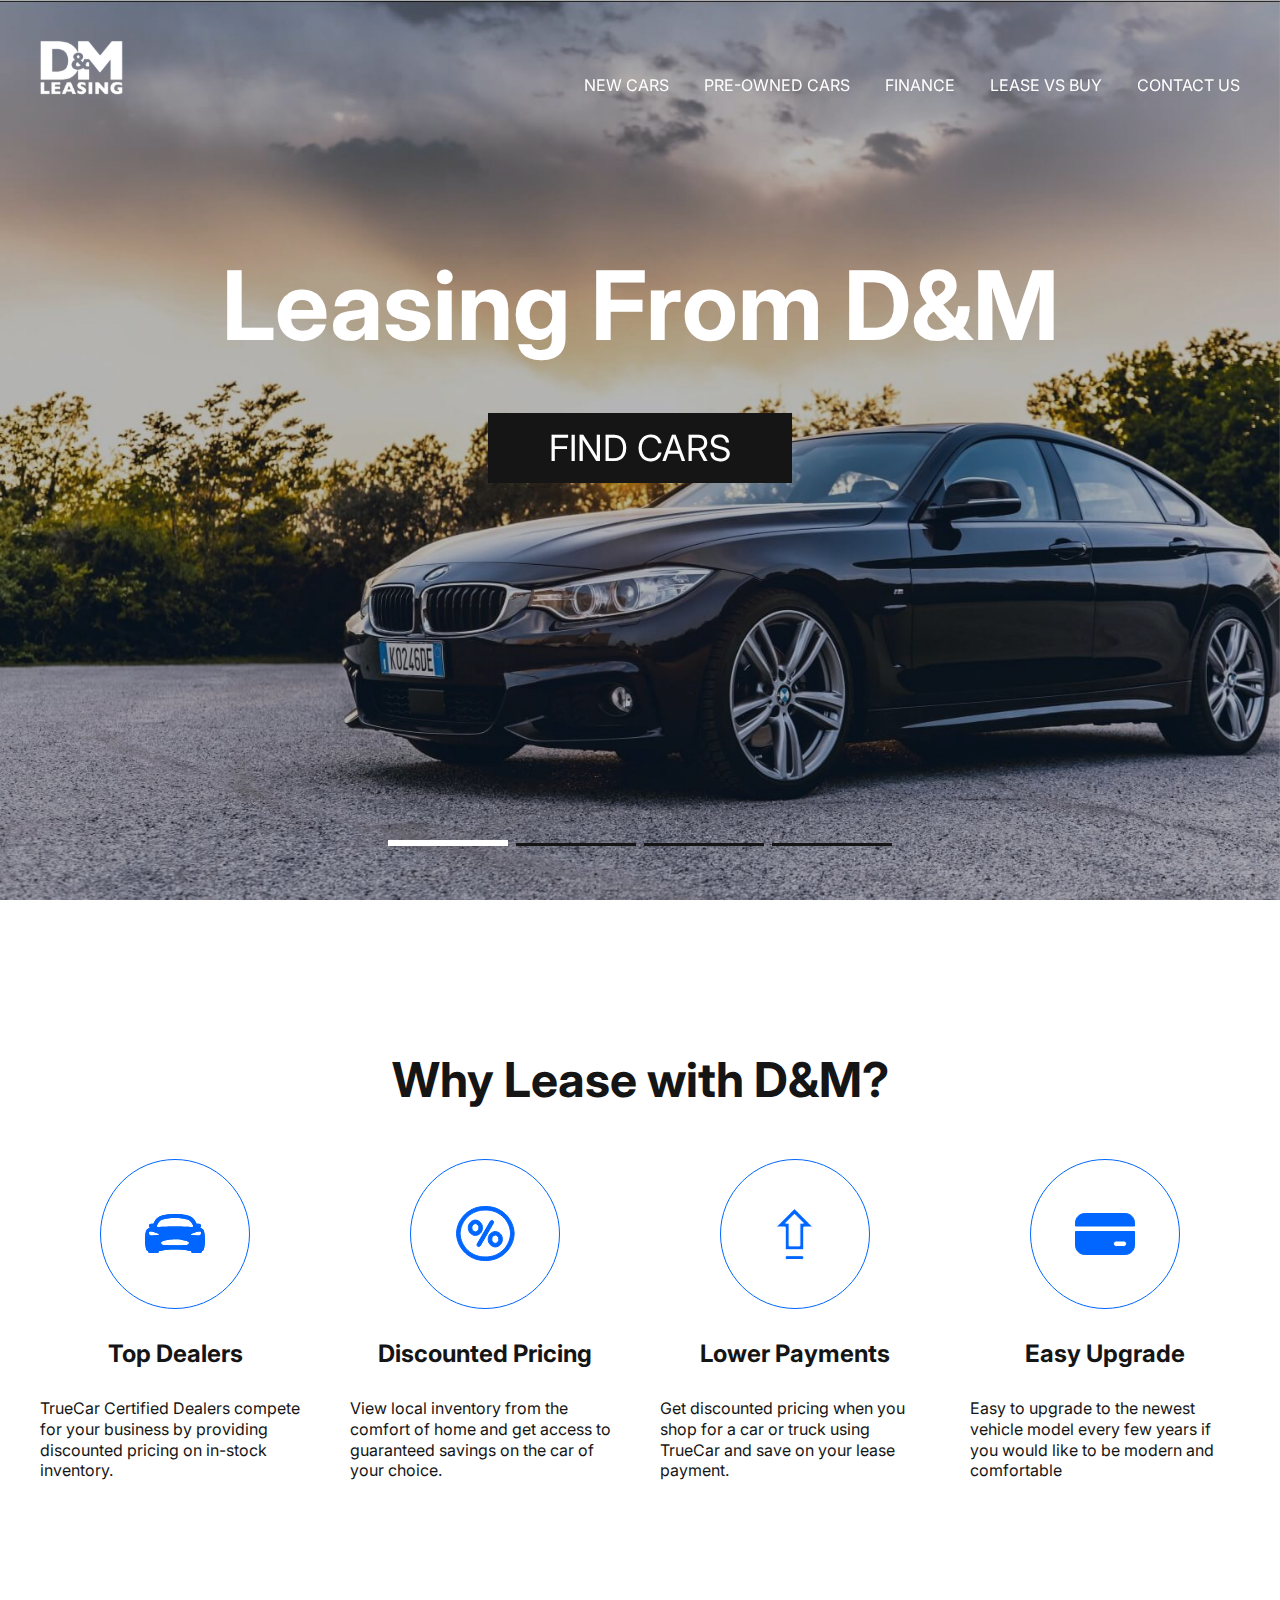
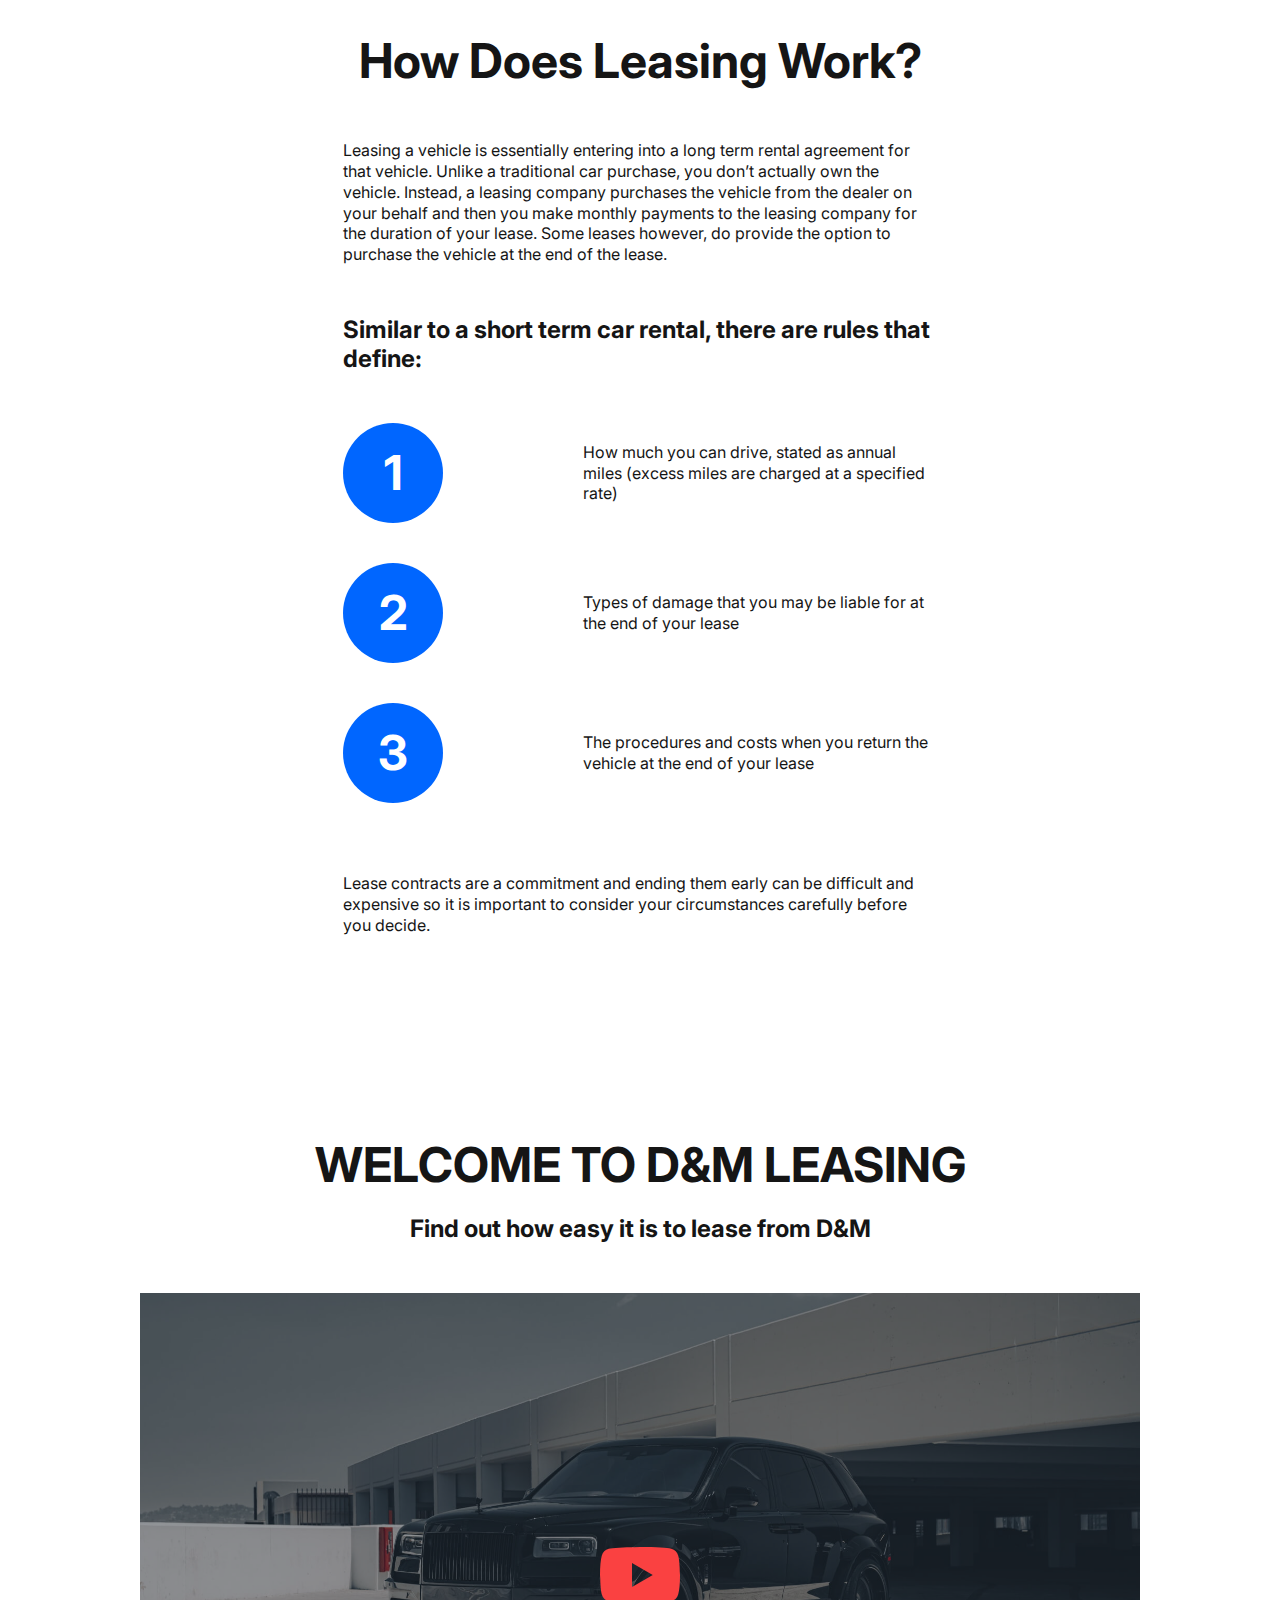
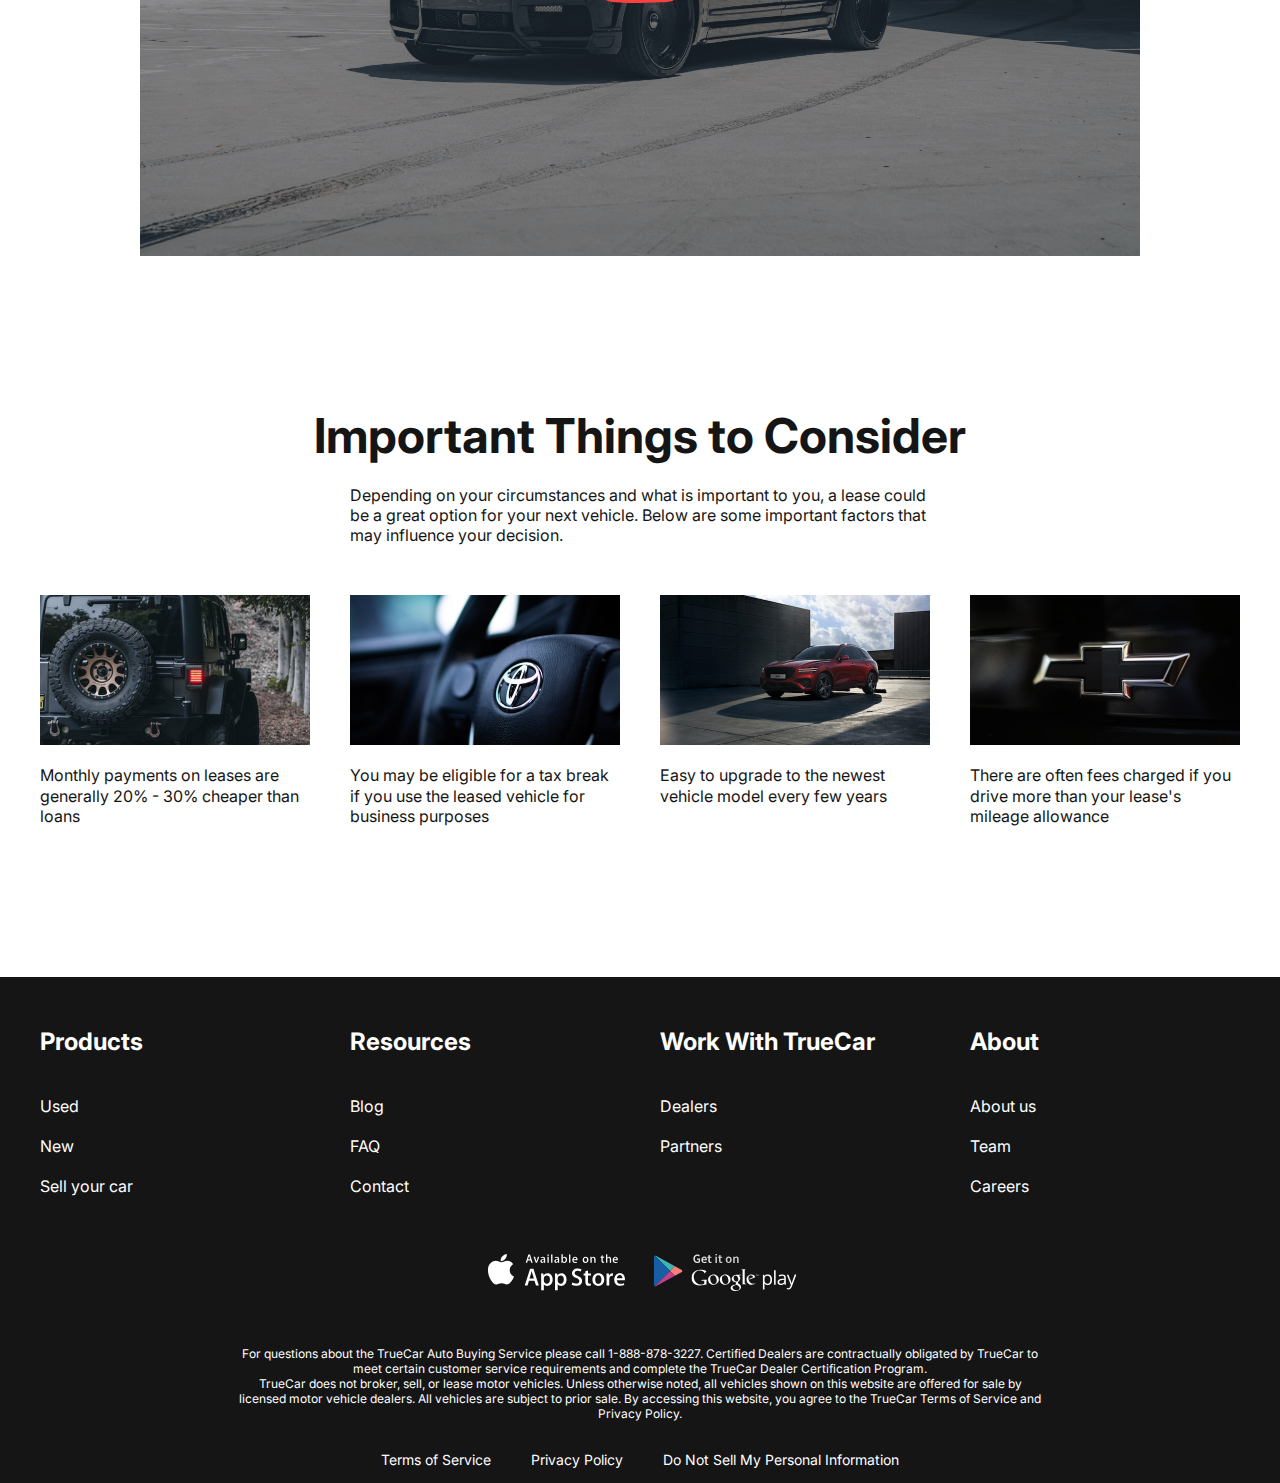
<file: index.html>
<!DOCTYPE html>
<html lang="en">
  <head>
    <meta charset="UTF-8" />
    <meta name="viewport" content="width=device-width, initial-scale=1.0" />
    <link
      rel="stylesheet"
      href="https://cdn.jsdelivr.net/npm/swiper@10/swiper-bundle.min.css"
    />
    <link rel="stylesheet" href="/libs/youtubeLightbox/youtubeLightbox.css" />
    <link rel="stylesheet" href="/css/main.css" />
    <title>Lease-Cars</title>
  </head>
  <body>
    <div class="wrapper">
      <header class="header header--main">
        <div class="header__top">
          <div class="container">
            <div class="header__row">
              <a href="#!" class="header__logo">
                <img src="./imgs/header/logo.svg" alt="logo" />
              </a>
              <nav class="menu">
                <ul class="menu__list">
                  <li class="menu__list-item">
                    <a href="./pages/new-cars-page.html">NEW CARS</a>
                  </li>
                  <li class="menu__list-item">
                    <a href="#">PRE-OWNED CARS</a>
                  </li>
                  <li class="menu__list-item"><a href="#">FINANCE</a></li>
                  <li class="menu__list-item">
                    <a href="#">LEASE VS BUY</a>
                  </li>
                  <li class="menu__list-item">
                    <a href="./pages/contact-us-page.html">CONTACT US</a>
                  </li>
                </ul>
                <button class="nav__toggle">
                  <div class="menu-icon-wrapper">
                    <div class="menu-icon"></div>
                  </div>
                </button>
              </nav>
            </div>
          </div>
        </div>
        <div class="header__main">
          <div class="container">
            <h1 class="header__title">Leasing From D&M</h1>
            <a class="btn__lease-cars btn__lease-cars--accent" href="#"
              >Find Cars</a
            >
          </div>
        </div>
        <div class="swiper">
          <div class="swiper-wrapper">
            <div
              class="swiper-slide"
              style="background-image: url(./imgs/header/background-slide1.jpg)"
            ></div>
            <div
              class="swiper-slide"
              style="background-image: url(./imgs/header/background-slide2.jpg)"
            ></div>
            <div
              class="swiper-slide"
              style="background-image: url(./imgs/header/background-slide3.jpg)"
            ></div>
            <div
              class="swiper-slide"
              style="background-image: url(./imgs/header/background-slide4.jpg)"
            ></div>
          </div>
          <div class="swiper-pagination"></div>
        </div>
      </header>
      <main class="main">
        <section class="benefits">
          <div class="container">
            <h2 class="title benefits__title">Why Lease with D&M?</h2>
            <div class="benefits__row">
              <div class="benefits__item">
                <img
                  src="./imgs/main/benefits/benefits1.svg"
                  alt="benefits__item-image"
                  class="benefits__item-image"
                />
                <h3 class="title title--h3 benefits__item-title">
                  Top Dealers
                </h3>
                <p class="benefits__item-text">
                  TrueCar Certified Dealers compete for your business by
                  providing discounted pricing on in-stock inventory.
                </p>
              </div>
              <div class="benefits__item">
                <img
                  src="./imgs/main/benefits/benefits2.svg"
                  alt="benefits__item-image"
                  class="benefits__item-image"
                />
                <h3 class="title title--h3 benefits__item-title">
                  Discounted Pricing
                </h3>
                <p class="benefits__item-text">
                  View local inventory from the comfort of home and get access
                  to guaranteed savings on the car of your choice.
                </p>
              </div>
              <div class="benefits__item">
                <img
                  src="./imgs/main/benefits/benefits3.svg"
                  alt="benefits__item-image"
                  class="benefits__item-image"
                />
                <h3 class="title title--h3 benefits__item-title">
                  Lower Payments
                </h3>
                <p class="benefits__item-text">
                  Get discounted pricing when you shop for a car or truck using
                  TrueCar and save on your lease payment.
                </p>
              </div>
              <div class="benefits__item">
                <img
                  src="./imgs/main/benefits/benefits4.svg"
                  alt="benefits__item-image"
                  class="benefits__item-image"
                />
                <h3 class="title title--h3 benefits__item-title">
                  Easy Upgrade
                </h3>
                <p class="benefits__item-text">
                  Easy to upgrade to the newest vehicle model every few years if
                  you would like to be modern and comfortable
                </p>
              </div>
            </div>
          </div>
        </section>
        <section class="leasing">
          <div class="container">
            <div class="leasing__wrapper">
              <h2 class="title leasing__title">How Does Leasing Work?</h2>
              <p class="leasing__text">
                Leasing a vehicle is essentially entering into a long term
                rental agreement for that vehicle. Unlike a traditional car
                purchase, you don’t actually own the vehicle. Instead, a leasing
                company purchases the vehicle from the dealer on your behalf and
                then you make monthly payments to the leasing company for the
                duration of your lease. Some leases however, do provide the
                option to purchase the vehicle at the end of the lease.
              </p>
              <div class="leasing__rules">
                <h3 class="lasing__rules-title">
                  Similar to a short term car rental, there are rules that
                  define:
                </h3>
                <div class="leasing__content">
                  <div class="leasing__rule">
                    <div class="leasing__rule-number">1</div>
                    <p class="leasing__rule-text">
                      How much you can drive, stated as annual miles (excess
                      miles are charged at a specified rate)
                    </p>
                  </div>
                  <div class="leasing__rule">
                    <div class="leasing__rule-number">2</div>
                    <p class="leasing__rule-text">
                      Types of damage that you may be liable for at the end of
                      your lease
                    </p>
                  </div>
                  <div class="leasing__rule">
                    <div class="leasing__rule-number">3</div>
                    <p class="leasing__rule-text">
                      The procedures and costs when you return the vehicle at
                      the end of your lease
                    </p>
                  </div>
                </div>
              </div>
              <div class="leasing__text">
                Lease contracts are a commitment and ending them early can be
                difficult and expensive so it is important to consider your
                circumstances carefully before you decide.
              </div>
            </div>
          </div>
        </section>
        <section class="video">
          <div class="container">
            <h2 class="title video__title">WELCOME TO D&M LEASING</h2>
            <h3 class="video__title video__title--h3">
              Find out how easy it is to lease from D&M
            </h3>
            <div class="video__content">
              <a
                href="https://www.youtube.com/watch?v=8GaBm26mUMM&ab_channel=YOUCAR"
                class="video__link"
                data-youtubeLightbox
              >
                <img
                  src="./imgs/main/video/background.jpg"
                  alt="video"
                  class="video__img" />
                <img
                  src="./imgs/main/video/youtube-btn.svg"
                  alt="video"
                  class="video__icon"
              /></a>
            </div>
          </div>
        </section>
        <section class="significance">
          <div class="container">
            <h2 class="title significance__title">
              Important Things to Consider
            </h2>
            <p class="significance__text">
              Depending on your circumstances and what is important to you, a
              lease could be a great option for your next vehicle. Below are
              some important factors that may influence your decision.
            </p>

            <div class="significance__row">
              <div class="significance__item">
                <img
                  src="./imgs/main/significance/img1.jpg"
                  alt=""
                  class="significance__item-img"
                />
                <p class="significance__item-text">
                  Monthly payments on leases are generally 20% - 30% cheaper
                  than loans
                </p>
              </div>
              <div class="significance__item">
                <img
                  src="./imgs/main/significance/img2.jpg"
                  alt=""
                  class="significance__item-img"
                />
                <p class="significance__item-text">
                  You may be eligible for a tax break if you use the leased
                  vehicle for business purposes
                </p>
              </div>
              <div class="significance__item">
                <img
                  src="./imgs/main/significance/img3.jpg"
                  alt=""
                  class="significance__item-img"
                />
                <p class="significance__item-text">
                  Easy to upgrade to the newest vehicle model every few years
                </p>
              </div>
              <div class="significance__item">
                <img
                  src="./imgs/main/significance/img4.jpg"
                  alt=""
                  class="significance__item-img"
                />
                <p class="significance__item-text">
                  There are often fees charged if you drive more than your
                  lease's mileage allowance
                </p>
              </div>
            </div>
          </div>
        </section>
      </main>
      <footer class="footer">
        <div class="container">
          <nav class="footer__menu">
            <ul class="footer__menu-list">
              <h3 class="title title--h3 footer__menu-title">
                <a href="#!">Products</a>
              </h3>
              <li class="footer__menu-item"><a href="#!">Used</a></li>
              <li class="footer__menu-item"><a href="#!">New</a></li>
              <li class="footer__menu-item"><a href="#!">Sell your car</a></li>
            </ul>
            <ul class="footer__menu-list">
              <h3 class="title title--h3 footer__menu-title">
                <a href="#!">Resources</a>
              </h3>
              <li class="footer__menu-item"><a href="#!">Blog</a></li>
              <li class="footer__menu-item"><a href="#!">FAQ</a></li>
              <li class="footer__menu-item">
                <a href="./pages/contact-us-page.html">Contact</a>
              </li>
            </ul>
            <ul class="footer__menu-list">
              <h3 class="title title--h3 footer__menu-title">
                <a href="#!">Work With TrueCar</a>
              </h3>
              <li class="footer__menu-item"><a href="#!">Dealers</a></li>
              <li class="footer__menu-item"><a href="#!">Partners</a></li>
            </ul>
            <ul class="footer__menu-list">
              <h3 class="title title--h3 footer__menu-title">
                <a href="#">About</a>
              </h3>
              <li class="footer__menu-item"><a href="#">About us</a></li>
              <li class="footer__menu-item"><a href="#!">Team</a></li>
              <li class="footer__menu-item"><a href="#!">Careers</a></li>
            </ul>
          </nav>
          <div class="footer__apps">
            <a href="#">
              <img src="./imgs/footer/app_store.svg" alt="app_store"
            /></a>
            <a href="#"
              ><img src="./imgs/footer/google_play.svg" alt="google_play"
            /></a>
          </div>
          <div class="footer__text">
            <p>
              For questions about the TrueCar Auto Buying Service please call
              1-888-878-3227. Certified Dealers are contractually obligated by
              TrueCar to meet certain customer service requirements and complete
              the TrueCar Dealer Certification Program.
            </p>
            <p>
              TrueCar does not broker, sell, or lease motor vehicles. Unless
              otherwise noted, all vehicles shown on this website are offered
              for sale by licensed motor vehicle dealers. All vehicles are
              subject to prior sale. By accessing this website, you agree to the
              TrueCar Terms of Service and Privacy Policy.
            </p>
          </div>
          <div class="footer__privacy">
            <ul class="footer__privacy-list">
              <li class="footer__privacy-item">Terms of Service</li>
              <li class="footer__privacy-item">Privacy Policy</li>
              <li class="footer__privacy-item">
                Do Not Sell My Personal Information
              </li>
            </ul>
          </div>
        </div>
      </footer>
      <div id="youtubelightbox" class="youtubelightbox">
        <div class="youtubelightbox__centeredchild">
          <div class="youtubelightbox__videowrapper">
            <div id="youtubelightboxPlayer"></div>
          </div>
        </div>
      </div>
    </div>
    <script src="https://cdn.jsdelivr.net/npm/swiper@10/swiper-bundle.min.js"></script>
    <script src="./libs/youtubeLightbox/youtubeLightbox.js"></script>
    <script src="./js/main.js"></script>
  </body>
</html>
</file>
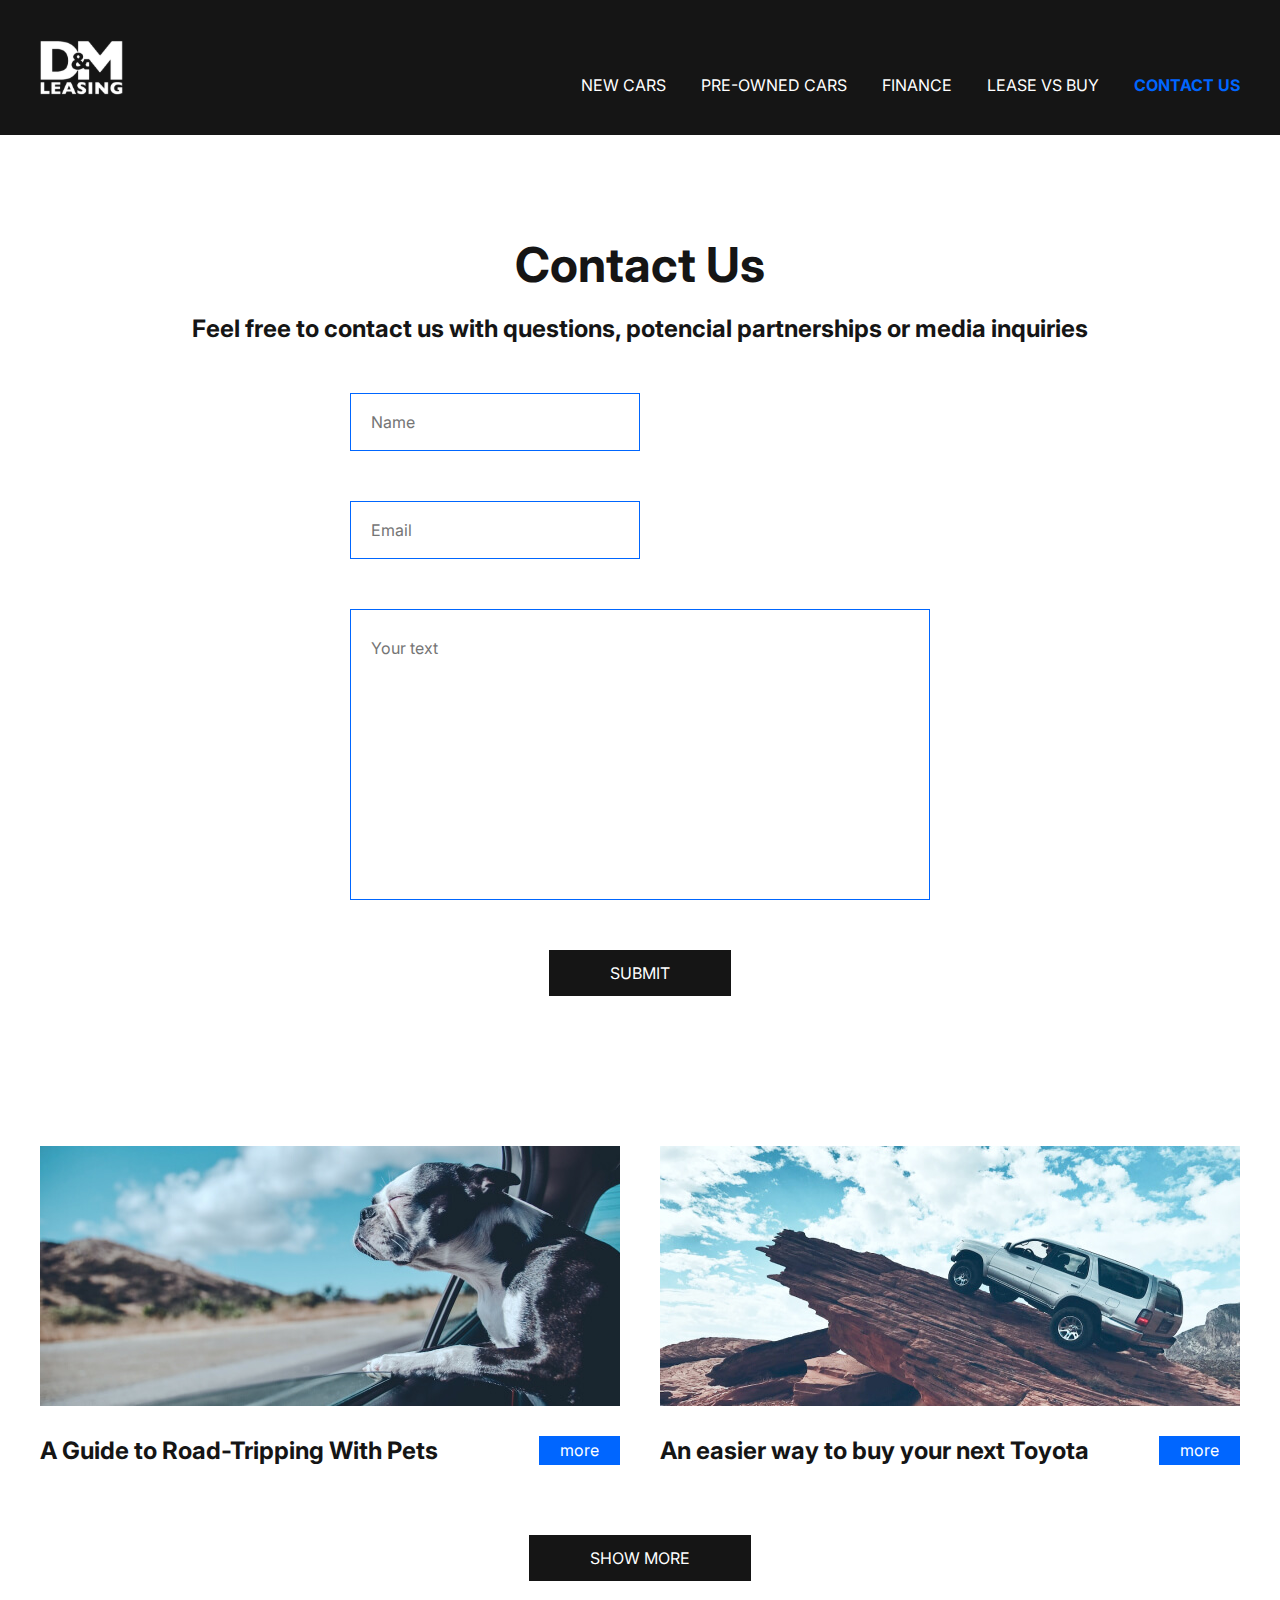
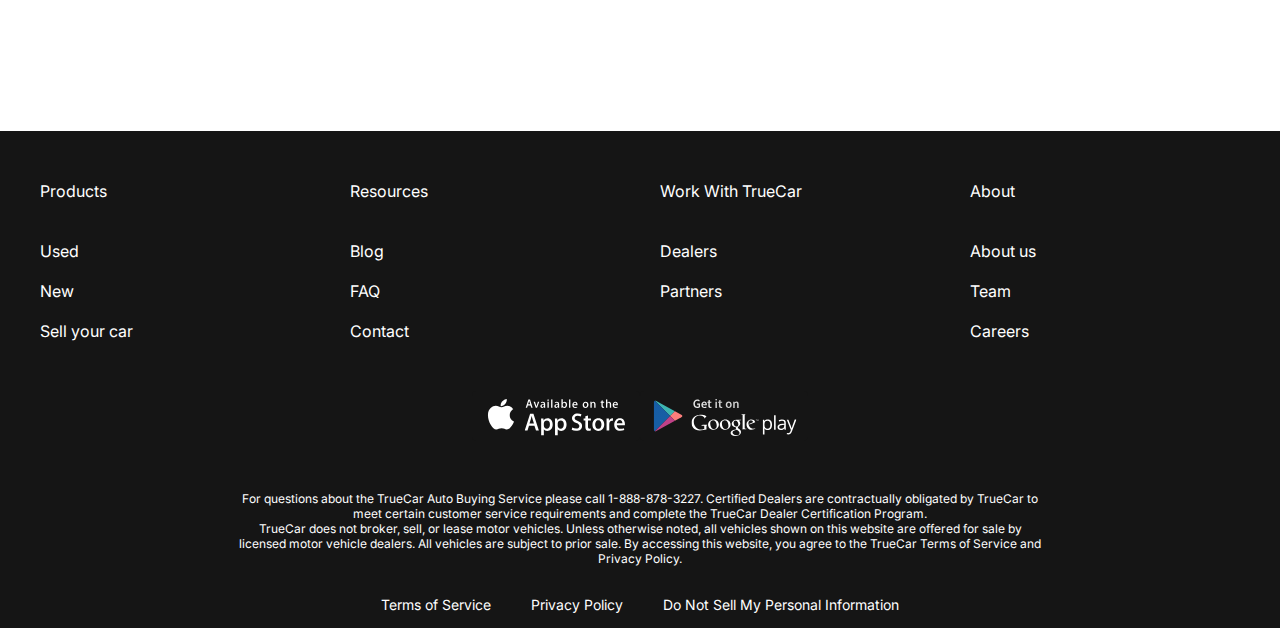
<file: pages/contact-us-page.html>
<!DOCTYPE html>
<html lang="en">
  <head>
    <meta charset="UTF-8" />
    <meta name="viewport" content="width=device-width, initial-scale=1.0" />
    <link rel="stylesheet" />
    <link rel="stylesheet" href="/css/main.css" />
    <title>Lease-Cars</title>
  </head>
  <body>
    <div class="wrapper">
      <header class="header">
        <div class="header__top">
          <div class="container">
            <div class="header__row">
              <a href="../index.html" class="header__logo">
                <img src="../imgs/header/logo.svg" alt="logo" />
              </a>
              <nav class="menu">
                <ul class="menu__list">
                  <li class="menu__list-item">
                    <a href="./new-cars-page.html">NEW CARS</a>
                  </li>
                  <li class="menu__list-item">
                    <a href="#">PRE-OWNED CARS</a>
                  </li>
                  <li class="menu__list-item"><a href="#">FINANCE</a></li>
                  <li class="menu__list-item">
                    <a href="#">LEASE VS BUY</a>
                  </li>
                  <li class="menu__list-item menu__list-item--active">
                    <a href="#">CONTACT US</a>
                  </li>
                </ul>
                <button class="nav__toggle">
                  <div class="menu-icon-wrapper">
                    <div class="menu-icon"></div>
                  </div>
                </button>
              </nav>
            </div>
          </div>
        </div>
      </header>
      <main class="main">
        <section class="contacts">
          <div class="container">
            <h2 class="title contacts__title">Contact Us</h2>
            <p class="contacts__text">
              Feel free to contact us with questions, potencial partnerships or
              media inquiries
            </p>

            <form class="contacts__form" acction="#">
              <input
                type="text"
                class="contacts__form-input"
                placeholder="Name"
              />
              <input
                type="email"
                class="contacts__form-input"
                placeholder="Email"
              />
              <textarea
                placeholder="Your text"
                class="contacts__form-textarea"
                resize="none"
              ></textarea>
              <button
                class="btn__lease-cars btn__lease-cars--small contacts__form-btn"
              >
                submit
              </button>
            </form>
          </div>
        </section>
        <section class="news">
          <div class="container">
            <h2 class="visually-hidden">Our news</h2>
            <div class="news__content">
              <div class="news-card">
                <img
                  src="../imgs/main/news/img2.jpg"
                  alt="news-card__img"
                  class="news-card__img"
                />
                <div class="news-card__row">
                  <h3 class="title title--h3 new-card__title">
                    A Guide to Road-Tripping With Pets
                  </h3>
                  <a class="bews-card__btn" href="#!">more</a>
                </div>
              </div>
              <div class="news-card">
                <img
                  src="../imgs/main/news/img1.jpg"
                  alt="news-card__img"
                  class="news-card__img"
                />
                <div class="news-card__row">
                  <h3 class="title title--h3 new-card__title">
                    An easier way to buy your next Toyota
                  </h3>
                  <a class="bews-card__btn" href="#!">more</a>
                </div>
              </div>
            </div>
            <a class="btn__lease-cars btn__lease-cars--small" href="#!"
              >show more</a
            >
          </div>
        </section>
      </main>
      <footer class="footer">
        <div class="container">
          <nav class="footer__menu">
            <ul class="footer__menu-list">
              <h2 class="footer__menu-title"><a href="#!">Products</a></h2>
              <li class="footer__menu-item"><a href="#!">Used</a></li>
              <li class="footer__menu-item"><a href="#!">New</a></li>
              <li class="footer__menu-item"><a href="#!">Sell your car</a></li>
            </ul>
            <ul class="footer__menu-list">
              <h2 class="footer__menu-title"><a href="#!">Resources</a></h2>
              <li class="footer__menu-item"><a href="#!">Blog</a></li>
              <li class="footer__menu-item"><a href="#!">FAQ</a></li>
              <li class="footer__menu-item"><a href="#">Contact</a></li>
            </ul>
            <ul class="footer__menu-list">
              <h2 class="footer__menu-title">
                <a href="#">Work With TrueCar</a>
              </h2>
              <li class="footer__menu-item"><a href="#!">Dealers</a></li>
              <li class="footer__menu-item"><a href="#!">Partners</a></li>
            </ul>
            <ul class="footer__menu-list">
              <h2 class="footer__menu-title">
                <a href="../index.html">About</a>
              </h2>
              <li class="footer__menu-item">
                <a href="../index.html">About us</a>
              </li>
              <li class="footer__menu-item"><a href="#!">Team</a></li>
              <li class="footer__menu-item"><a href="#!">Careers</a></li>
            </ul>
          </nav>
          <div class="footer__apps">
            <a href="#">
              <img src="../imgs/footer/app_store.svg" alt="app_store"
            /></a>
            <a href="#"
              ><img src="../imgs/footer/google_play.svg" alt="google_play"
            /></a>
          </div>
          <div class="footer__text">
            <p>
              For questions about the TrueCar Auto Buying Service please call
              1-888-878-3227. Certified Dealers are contractually obligated by
              TrueCar to meet certain customer service requirements and complete
              the TrueCar Dealer Certification Program.
            </p>
            <p>
              TrueCar does not broker, sell, or lease motor vehicles. Unless
              otherwise noted, all vehicles shown on this website are offered
              for sale by licensed motor vehicle dealers. All vehicles are
              subject to prior sale. By accessing this website, you agree to the
              TrueCar Terms of Service and Privacy Policy.
            </p>
          </div>
          <div class="footer__privacy">
            <ul class="footer__privacy-list">
              <li class="footer__privacy-item">Terms of Service</li>
              <li class="footer__privacy-item">Privacy Policy</li>
              <li class="footer__privacy-item">
                Do Not Sell My Personal Information
              </li>
            </ul>
          </div>
        </div>
      </footer>
      <div id="youtubelightbox" class="youtubelightbox">
        <div class="youtubelightbox__centeredchild">
          <div class="youtubelightbox__videowrapper">
            <div id="youtubelightboxPlayer"></div>
          </div>
        </div>
      </div>
    </div>
    <script src="/js/main.js"></script>
  </body>
</html>
</file>
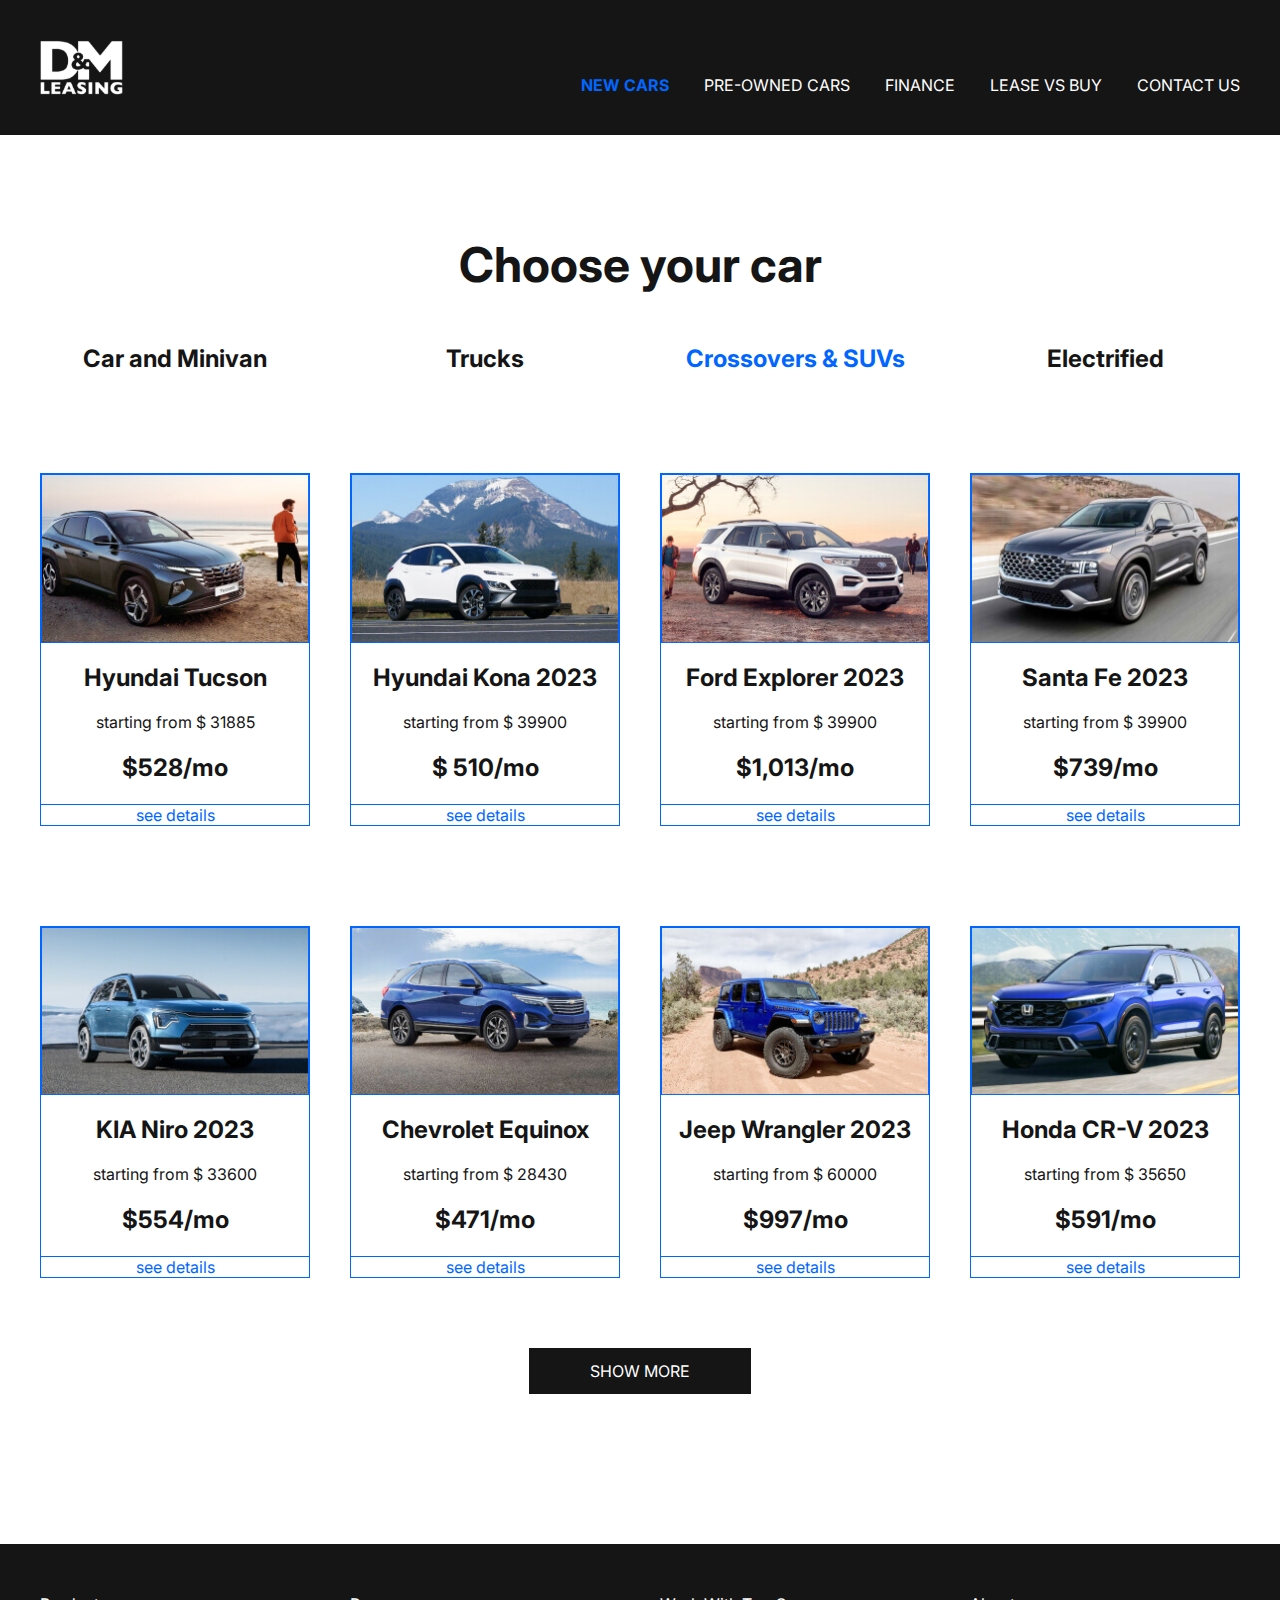
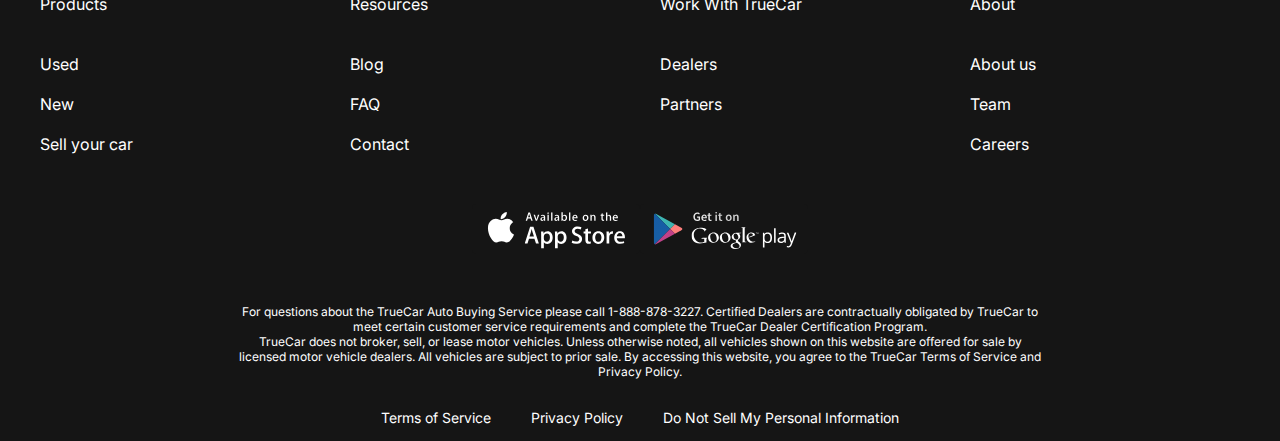
<file: pages/new-cars-page.html>
<!DOCTYPE html>
<html lang="en">
  <head>
    <meta charset="UTF-8" />
    <meta name="viewport" content="width=device-width, initial-scale=1.0" />
    <link rel="stylesheet" />
    <link rel="stylesheet" href="/css/main.css" />
    <title>Lease-Cars</title>
  </head>
  <body>
    <div class="wrapper">
      <header class="header">
        <div class="header__top">
          <div class="container">
            <div class="header__row">
              <a href="../index.html" class="header__logo">
                <img src="../imgs/header/logo.svg" alt="logo" />
              </a>
              <nav class="menu">
                <ul class="menu__list">
                  <li class="menu__list-item menu__list-item--active">
                    <a href="#">NEW CARS</a>
                  </li>
                  <li class="menu__list-item">
                    <a href="#">PRE-OWNED CARS</a>
                  </li>
                  <li class="menu__list-item"><a href="#">FINANCE</a></li>
                  <li class="menu__list-item">
                    <a href="#">LEASE VS BUY</a>
                  </li>
                  <li class="menu__list-item">
                    <a href="./contact-us-page.html">CONTACT US</a>
                  </li>
                </ul>
                <button class="nav__toggle">
                  <div class="menu-icon-wrapper">
                    <div class="menu-icon"></div>
                  </div>
                </button>
              </nav>
            </div>
          </div>
        </div>
      </header>
      <main class="main">
        <section class="cars">
          <div class="container">
            <h2 class="title cars__title">Choose your car</h2>
            <ul class="cars__list">
              <li class="cars__list-item">
                <button
                  class="cars__list-btn"
                  data-button="content-1"
                  href="#!"
                >
                  Car and Minivan
                </button>
              </li>
              <li class="cars__list-item">
                <button
                  class="cars__list-btn"
                  data-button="content-2"
                  href="#!"
                >
                  Trucks
                </button>
              </li>
              <li class="cars__list-item">
                <button
                  class="cars__list-btn cars__list-btn--active"
                  data-button="content-3"
                  href="#!"
                >
                  Crossovers & SUVs
                </button>
              </li>
              <li class="cars__list-item">
                <button
                  class="cars__list-btn"
                  data-button="content-4"
                  href="#!"
                >
                  Electrified
                </button>
              </li>
            </ul>
            <div class="cars__content">
              <div class="cars__content-item" id="content-1">
                <div class="car-card">
                  <img
                    src="../imgs/main/cars/car2.jpg"
                    alt="car-card__img"
                    class="car-card__img"
                  />
                  <h2 class="title title--h3 car-card__title">
                    Prius Prime 2023
                  </h2>
                  <p class="car-card__text">starting from $ 39900</p>
                  <p class="car-card__price">$ 450/mo</p>
                  <a href="#!" class="car-card__details">see details</a>
                </div>
                <div class="car-card">
                  <img
                    src="../imgs/main/cars/car3.jpg"
                    alt="car-card__img"
                    class="car-card__img"
                  />
                  <h2 class="title title--h3 car-card__title">
                    Toyota Prius 2023
                  </h2>
                  <p class="car-card__text">starting from $ 39900</p>
                  <p class="car-card__price">$ 400/mo</p>
                  <a href="#!" class="car-card__details">see details</a>
                </div>
              </div>
              <div class="cars__content-item" id="content-2">
                <div class="car-card">
                  <img
                    src="../imgs/main/cars/car8.jpg"
                    alt="car-card__img"
                    class="car-card__img"
                  />
                  <h2 class="title title--h3 car-card__title">
                    Chevrolet Silverado
                  </h2>
                  <p class="car-card__text">starting from $ 62260</p>
                  <p class="car-card__price">$1,032/mo</p>
                  <a href="#!" class="car-card__details">see details</a>
                </div>
              </div>
              <div
                class="cars__content-item cars__content-item--active"
                id="content-3"
              >
                <div class="car-card">
                  <img
                    src="../imgs/main/cars/car10.jpg"
                    alt="car-card__img"
                    class="car-card__img"
                  />
                  <h2 class="title title--h3 car-card__title">
                    Hyundai Tucson
                  </h2>
                  <p class="car-card__text">starting from $ 31885</p>
                  <p class="car-card__price">$528/mo</p>
                  <a href="#!" class="car-card__details">see details</a>
                </div>
                <div class="car-card">
                  <img
                    src="../imgs/main/cars/car4.jpg"
                    alt="car-card__img"
                    class="car-card__img"
                  />
                  <h2 class="title title--h3 car-card__title">
                    Hyundai Kona 2023
                  </h2>
                  <p class="car-card__text">starting from $ 39900</p>
                  <p class="car-card__price">$ 510/mo</p>
                  <a href="#!" class="car-card__details">see details</a>
                </div>
                <div class="car-card">
                  <img
                    src="../imgs/main/cars/car5.jpg"
                    alt="car-card__img"
                    class="car-card__img"
                  />
                  <h2 class="title title--h3 car-card__title">
                    Ford Explorer 2023
                  </h2>
                  <p class="car-card__text">starting from $ 39900</p>
                  <p class="car-card__price">$1,013/mo</p>
                  <a href="#!" class="car-card__details">see details</a>
                </div>
                <div class="car-card">
                  <img
                    src="../imgs/main/cars/car6.jpg"
                    alt="car-card__img"
                    class="car-card__img"
                  />
                  <h2 class="title title--h3 car-card__title">Santa Fe 2023</h2>
                  <p class="car-card__text">starting from $ 39900</p>
                  <p class="car-card__price">$739/mo</p>
                  <a href="#!" class="car-card__details">see details</a>
                </div>
                <div class="car-card">
                  <img
                    src="../imgs/main/cars/car7.jpg"
                    alt="car-card__img"
                    class="car-card__img"
                  />
                  <h2 class="title title--h3 car-card__title">KIA Niro 2023</h2>
                  <p class="car-card__text">starting from $ 33600</p>
                  <p class="car-card__price">$554/mo</p>
                  <a href="#!" class="car-card__details">see details</a>
                </div>
                <div class="car-card">
                  <img
                    src="../imgs/main/cars/car11.jpg"
                    alt="car-card__img"
                    class="car-card__img"
                  />
                  <h2 class="title title--h3 car-card__title">
                    Chevrolet Equinox
                  </h2>
                  <p class="car-card__text">starting from $ 28430</p>
                  <p class="car-card__price">$471/mo</p>
                  <a href="#!" class="car-card__details">see details</a>
                </div>
                <div class="car-card">
                  <img
                    src="../imgs/main/cars/car12.jpg"
                    alt="car-card__img"
                    class="car-card__img"
                  />
                  <h2 class="title title--h3 car-card__title">
                    Jeep Wrangler 2023
                  </h2>
                  <p class="car-card__text">starting from $ 60000</p>
                  <p class="car-card__price">$997/mo</p>
                  <a href="#!" class="car-card__details">see details</a>
                </div>
                <div class="car-card">
                  <img
                    src="../imgs/main/cars/car9.jpg"
                    alt="car-card__img"
                    class="car-card__img"
                  />
                  <h2 class="title title--h3 car-card__title">
                    Honda CR-V 2023
                  </h2>
                  <p class="car-card__text">starting from $ 35650</p>
                  <p class="car-card__price">$591/mo</p>
                  <a href="#!" class="car-card__details">see details</a>
                </div>
              </div>
              <div class="cars__content-item" id="content-4">
                <div class="car-card">
                  <img
                    src="../imgs/main/cars/car1.jpg"
                    alt="car-card__img"
                    class="car-card__img"
                  />
                  <h2 class="title title--h3 car-card__title">
                    Toyota Crown 2023
                  </h2>
                  <p class="car-card__text">starting from $ 39900</p>
                  <p class="car-card__price">$ 650/mo</p>
                  <a href="#!" class="car-card__details">see details</a>
                </div>
              </div>
            </div>
            <a href="#!" class="btn__lease-cars btn__lease-cars--small"
              >SHOW MORE</a
            >
          </div>
        </section>
      </main>
      <footer class="footer">
        <div class="container">
          <nav class="footer__menu">
            <ul class="footer__menu-list">
              <h2 class="footer__menu-title"><a href="#!">Products</a></h2>
              <li class="footer__menu-item"><a href="#!">Used</a></li>
              <li class="footer__menu-item"><a href="#!">New</a></li>
              <li class="footer__menu-item"><a href="#!">Sell your car</a></li>
            </ul>
            <ul class="footer__menu-list">
              <h2 class="footer__menu-title"><a href="#!">Resources</a></h2>
              <li class="footer__menu-item"><a href="#!">Blog</a></li>
              <li class="footer__menu-item"><a href="#!">FAQ</a></li>
              <li class="footer__menu-item">
                <a href="./contact-us-page.html">Contact</a>
              </li>
            </ul>
            <ul class="footer__menu-list">
              <h2 class="footer__menu-title">
                <a href="#!">Work With TrueCar</a>
              </h2>
              <li class="footer__menu-item"><a href="#!">Dealers</a></li>
              <li class="footer__menu-item"><a href="#!">Partners</a></li>
            </ul>
            <ul class="footer__menu-list">
              <h2 class="footer__menu-title">
                <a href="../index.html">About</a>
              </h2>
              <li class="footer__menu-item">
                <a href="../index.html">About us</a>
              </li>
              <li class="footer__menu-item"><a href="#!">Team</a></li>
              <li class="footer__menu-item"><a href="#!">Careers</a></li>
            </ul>
          </nav>
          <div class="footer__apps">
            <a href="#">
              <img src="../imgs/footer/app_store.svg" alt="app_store"
            /></a>
            <a href="#"
              ><img src="../imgs/footer/google_play.svg" alt="google_play"
            /></a>
          </div>
          <div class="footer__text">
            <p>
              For questions about the TrueCar Auto Buying Service please call
              1-888-878-3227. Certified Dealers are contractually obligated by
              TrueCar to meet certain customer service requirements and complete
              the TrueCar Dealer Certification Program.
            </p>
            <p>
              TrueCar does not broker, sell, or lease motor vehicles. Unless
              otherwise noted, all vehicles shown on this website are offered
              for sale by licensed motor vehicle dealers. All vehicles are
              subject to prior sale. By accessing this website, you agree to the
              TrueCar Terms of Service and Privacy Policy.
            </p>
          </div>
          <div class="footer__privacy">
            <ul class="footer__privacy-list">
              <li class="footer__privacy-item">Terms of Service</li>
              <li class="footer__privacy-item">Privacy Policy</li>
              <li class="footer__privacy-item">
                Do Not Sell My Personal Information
              </li>
            </ul>
          </div>
        </div>
      </footer>
      <div id="youtubelightbox" class="youtubelightbox">
        <div class="youtubelightbox__centeredchild">
          <div class="youtubelightbox__videowrapper">
            <div id="youtubelightboxPlayer"></div>
          </div>
        </div>
      </div>
    </div>
    <script src="/js/main.js"></script>
  </body>
</html>
</file>
<file: libs/youtubeLightbox/youtubeLightbox.css>
/* Parent element can be any width and height */
.youtubelightbox {
  z-index: 999;
  position: fixed;
  width: 100%; /* can be any width */
  height: 100%;
  left: 0;
  top: 0;
  display: none;
  text-align: center;
}

.youtubelightbox:before {
  /* pseudo element to force vertical centering of child element */
  content: "";
  display: inline-block;
  height: 100%;
  vertical-align: middle;
}

.youtubelightbox:after {
  /* pseudo element to create overlay */
  background: black;
  content: "";
  position: absolute;
  width: 100%;
  height: 100%;
  top: 0;
  left: 0;
  opacity: 0.8;
  z-index: 10;
}

/* Centered child element can be any width and height */
.youtubelightbox__centeredchild {
  position: relative; /* position element to participate in z-indexing */
  z-index: 20; /* higher z-index than overlay */
  display: inline-block;
  vertical-align: middle;
  width: 80%; /* can be any width */
}

/* Video container to maintain Youtube 16:9 aspect ratio */
.youtubelightbox__videowrapper {
  position: relative;
  padding-top: 25px;
  padding-bottom: 56.25%; /* 16:9 aspect ratio */
  height: 0;
}

/* Make Youtube IFRAME responsive */
.youtubelightbox__videowrapper iframe {
  position: absolute;
  top: 0;
  left: 0;
  width: 100%;
  height: 100%;
}
</file>
<file: css/main.css>
/* Reset and base styles  */
@import url("https://fonts.googleapis.com/css2?family=Inter:wght@400;700&display=swap");
* {
  padding: 0px;
  margin: 0px;
  border: none;
}

*,
*::before,
*::after {
  box-sizing: border-box;
}

/* Links */
a,
a:link,
a:visited {
  text-decoration: none;
}

a:hover {
  text-decoration: none;
}

/* Common */
aside,
nav,
footer,
header,
section,
main {
  display: block;
}

h1,
h2,
h3,
h4,
h5,
h6,
p {
  font-size: inherit;
  font-weight: inherit;
}

ul,
ul li {
  list-style: none;
}

img {
  vertical-align: top;
}

img,
svg {
  max-width: 100%;
  height: auto;
}

address {
  font-style: normal;
}

/* Form */
input,
textarea,
button,
select {
  font-family: inherit;
  font-size: inherit;
  color: inherit;
  background-color: transparent;
}

input::-ms-clear {
  display: none;
}

button,
input[type=submit] {
  display: inline-block;
  box-shadow: none;
  background-color: transparent;
  background: none;
  cursor: pointer;
}

input:focus,
input:active,
button:focus,
button:active {
  outline: none;
}

button::-moz-focus-inner {
  padding: 0;
  border: 0;
}

label {
  cursor: pointer;
}

legend {
  display: block;
}

body {
  font-family: "Inter", sans-serif;
  background-color: #ffffff;
  color: #151515;
  font-size: 16px;
  font-weight: 400;
}

html,
body {
  height: 100%;
}

a {
  color: #ffffff;
  transition: filter 0.2s ease-in;
}
a:hover {
  filter: saturate(1.5);
}

.wrapper {
  min-height: 100%;
  display: flex;
  flex-direction: column;
}

.container {
  margin: 0 auto;
  padding: 0px 15px;
  max-width: 1230px;
}

.none {
  display: none !important;
}

.btn__lease-cars {
  position: relative;
  display: inline-block;
  font-size: 16px;
  max-width: 430px;
  padding: 13px 61px;
  transition: background-color 0.2s ease-in;
  text-transform: uppercase;
  background-color: #151515;
}
.btn__lease-cars:hover,
.btn__lease-cars :focus {
  background-color: #0066ff;
}
.btn__lease-cars:active {
  top: 1px;
  filter: saturate(1.5);
}
.btn__lease-cars--accent {
  font-size: 36px;
}
@media screen and (max-width: 904px) {
  .btn__lease-cars--accent {
    font-size: 32px;
  }
}
@media screen and (max-width: 425px) {
  .btn__lease-cars--accent {
    font-size: 28px;
  }
}
.btn__lease-cars--small {
  max-width: 223px;
}
@media screen and (max-width: 904px) {
  .btn__lease-cars {
    padding: 13px 48px;
  }
}

.title {
  font-weight: 700;
  font-size: 48px;
}
@media screen and (max-width: 904px) {
  .title {
    font-size: 42px;
  }
}
@media screen and (max-width: 425px) {
  .title {
    font-size: 38px;
  }
}
@media screen and (max-width: 375px) {
  .title {
    font-size: 34px;
  }
}
@media screen and (max-width: 320px) {
  .title {
    font-size: 30px;
  }
}
.title--h3 {
  font-size: 24px;
}
@media screen and (max-width: 425px) {
  .title--h3 {
    font-size: 20px;
  }
}

.visually-hidden {
  position: absolute;
  width: 1px;
  height: 1px;
  margin: -1px;
  padding: 0;
  overflow: hidden;
  border: 0;
  clip: rect(0 0 0 0);
}

.no-scroll {
  overflow-y: hidden;
}

.header {
  position: relative;
  background-color: #151515;
}
.header--main {
  padding-bottom: 150px;
  background-color: transparent;
}
@media screen and (max-width: 904px) {
  .header--main {
    padding-bottom: 75px;
  }
}
.header--main .header__top {
  position: absolute;
  z-index: 9;
  right: 0;
  left: 0;
}
.header--main .header__main {
  position: absolute;
  z-index: 8;
  left: 0;
  right: 0;
  padding-top: 247px;
}

.header__top {
  padding: 40px 0px;
}

.header__row {
  display: flex;
  justify-content: space-between;
  align-items: flex-end;
}
@media screen and (max-width: 904px) {
  .header__row {
    align-items: center;
  }
}

.header__main {
  text-align: center;
}

.header__title {
  font-size: 96px;
  font-weight: 700;
  color: #ffffff;
  padding-bottom: 50px;
}
@media screen and (max-width: 904px) {
  .header__title {
    font-size: 56px;
  }
}

.menu--mobile {
  position: fixed;
  z-index: 9;
  left: 0px;
  top: 0px;
  width: 100%;
  height: 100%;
  background: #151515;
  display: flex;
  flex-direction: column;
  justify-content: flex-start;
  text-align: center;
  row-gap: 60px;
  font-size: 22px;
  opacity: 0.97;
}
.menu--mobile .menu__list {
  padding-top: 120px;
  display: flex;
  flex-direction: column;
  row-gap: 40px;
}
.menu--mobile .nav__toggle {
  position: fixed;
  top: 55px;
  right: 13px;
}

.menu__list {
  display: flex;
  gap: 35px;
}
@media screen and (max-width: 904px) {
  .menu__list {
    display: none;
  }
}

.menu__list-item--active a {
  font-weight: 700;
  color: #0066ff;
}

.nav__toggle {
  display: none;
}
@media screen and (max-width: 904px) {
  .nav__toggle {
    display: block;
  }
}

.footer {
  padding: 50px 0px 15px 0px;
  background-color: #151515;
  color: #ffffff;
}

.footer__menu {
  display: grid;
  grid-template-columns: repeat(4, 1fr);
  gap: 40px;
  margin-bottom: 50px;
}
@media screen and (max-width: 904px) {
  .footer__menu {
    display: grid;
    grid-template-columns: repeat(auto-fit, minmax(290px, 1fr));
  }
}

.footer__menu-list {
  max-width: 225px;
  display: flex;
  flex-direction: column;
  gap: 20px;
}

.footer__menu-title {
  margin-bottom: 20px;
}

.footer__apps {
  display: flex;
  justify-content: center;
  margin-bottom: 50px;
}

.footer__text {
  display: flex;
  flex-direction: column;
  justify-content: center;
  align-items: center;
  margin-bottom: 30px;
}
.footer__text p {
  font-size: 12px;
  text-align: center;
  max-width: 806px;
}

.footer__privacy-list {
  display: flex;
  justify-content: center;
  align-items: center;
  gap: 40px;
}

.footer__privacy-item {
  text-align: center;
  font-size: 14px;
}

.main {
  flex-grow: 1;
}

.swiper::after {
  content: "";
  background: rgba(21, 21, 21, 0.3);
  position: absolute;
  z-index: 5;
  left: 0;
  right: 0;
  top: 0;
  bottom: 0;
}

.swiper-slide {
  height: 100vh;
  background-repeat: no-repeat;
  background-size: cover;
  background-position: bottom center;
}

.swiper-pagination-bullet {
  width: 120px;
  height: 3px;
  background-color: #151515;
  border-radius: 0;
  opacity: 1;
}
@media screen and (max-width: 904px) {
  .swiper-pagination-bullet {
    width: 100px;
    height: 2px;
  }
}
@media screen and (max-width: 470px) {
  .swiper-pagination-bullet {
    width: 80px;
    height: 2px;
  }
}
@media screen and (max-width: 425px) {
  .swiper-pagination-bullet {
    width: 70px;
    height: 2px;
  }
}
@media screen and (max-width: 375px) {
  .swiper-pagination-bullet {
    width: 60px;
    height: 2px;
  }
}
.swiper-pagination-horizontal .swiper-pagination-bullets .swiper-pagination-bullet {
  margin: 0 15px;
}

.swiper-horizontal .swiper-pagination-bullets,
.swiper-horizontal .swiper-pagination-bullets.swiper-pagination-horizontal {
  bottom: 50px;
}

.swiper-pagination-bullet-active {
  height: 6px;
  background-color: #ffffff;
}
@media screen and (max-width: 904px) {
  .swiper-pagination-bullet-active {
    height: 4px;
  }
}

.benefits {
  padding-bottom: 150px;
}
@media screen and (max-width: 904px) {
  .benefits {
    padding-bottom: 75px;
  }
}

.benefits__title {
  text-align: center;
  margin-bottom: 50px;
}

.benefits__row {
  display: grid;
  grid-template-columns: repeat(4, 1fr);
  gap: 40px;
}
@media screen and (max-width: 904px) {
  .benefits__row {
    grid-template-columns: repeat(auto-fit, minmax(270px, 1fr));
    place-items: center;
    gap: 30px;
  }
}

.benefits__item {
  display: flex;
  flex-direction: column;
  align-items: center;
  max-width: 270px;
}

.benefits__item-image {
  width: 150px;
  height: 150px;
  margin-bottom: 30px;
}
@media screen and (max-width: 375px) {
  .benefits__item-image {
    width: 100px;
    height: 100px;
  }
}

.benefits__item-title {
  margin-bottom: 30px;
}

.benefits__item-text {
  line-height: 130%;
}
@media screen and (max-width: 425px) {
  .benefits__item-text {
    font-size: 14px;
  }
}

.leasing {
  padding-bottom: 150px;
}
@media screen and (max-width: 904px) {
  .leasing {
    padding-bottom: 40px;
  }
}

.leasing__wrapper {
  max-width: 594px;
  margin: 0 auto;
}

.leasing__title {
  text-align: center;
  margin-bottom: 50px;
}

.leasing__text {
  line-height: 130%;
  margin-bottom: 50px;
}
@media screen and (max-width: 425px) {
  .leasing__text {
    font-size: 14px;
  }
}

.lasing__rules-title {
  font-size: 24px;
  font-weight: 700;
  margin-bottom: 50px;
}

.leasing__content {
  display: flex;
  flex-direction: column;
  justify-content: center;
  align-items: center;
  gap: 40px;
  margin-bottom: 70px;
}

.leasing__rule {
  display: flex;
  justify-content: center;
  align-items: center;
  gap: 140px;
}
@media screen and (max-width: 904px) {
  .leasing__rule {
    gap: 100px;
  }
}
@media screen and (max-width: 425px) {
  .leasing__rule {
    gap: 40px;
  }
}
@media screen and (max-width: 375px) {
  .leasing__rule {
    gap: 20px;
  }
}

.leasing__rule-number {
  display: flex;
  justify-content: center;
  align-items: center;
  max-width: 100px;
  width: 100%;
  height: 100px;
  border-radius: 50%;
  font-size: 48px;
  font-weight: 700;
  background-color: #0066ff;
  color: #ffffff;
}
@media screen and (max-width: 425px) {
  .leasing__rule-number {
    font-size: 32px;
    max-width: 60px;
    width: 100%;
    height: 60px;
  }
}
@media screen and (max-width: 300px) {
  .leasing__rule-number {
    font-size: 20px;
    max-width: 40px;
    width: 100%;
    height: 40px;
  }
}

.leasing__rule-text {
  line-height: 130%;
}
@media screen and (max-width: 425px) {
  .leasing__rule-text {
    font-size: 14px;
  }
}

.video {
  display: flex;
  justify-content: center;
  align-items: center;
  padding-bottom: 150px;
}
@media screen and (max-width: 904px) {
  .video {
    padding-bottom: 75px;
  }
}

.video__title {
  text-align: center;
  margin-bottom: 20px;
}
.video__title--h3 {
  font-size: 24px;
  font-weight: 700;
  margin-bottom: 50px;
}

.video__link {
  max-width: 1000px;
  width: 100%;
  position: relative;
  display: block;
  text-align: center;
}
.video__link::before {
  content: "";
  position: absolute;
  left: 0px;
  top: 0px;
  width: 100%;
  height: 100%;
  background: rgba(36, 43, 51, 0.5);
  transition: background-color 0.2s ease-in;
}
.video__link:hover::before {
  background: rgba(36, 43, 51, 0.2);
}

.video__icon {
  position: absolute;
  left: 50%;
  top: 50%;
  transform: translate(-50%, -50%);
  transition: all 0.2s ease-in;
}
.video__icon:hover {
  transform: translate(-50%, -50%) scale(1.2);
  filter: saturate(1.5);
}

.significance {
  padding-bottom: 150px;
}
@media screen and (max-width: 904px) {
  .significance {
    padding-bottom: 75px;
  }
}

.significance__title {
  text-align: center;
  margin-bottom: 20px;
}

.significance__text {
  margin: 0 auto;
  max-width: 580px;
  margin-bottom: 50px;
}
@media screen and (max-width: 425px) {
  .significance__text {
    font-size: 14px;
  }
}

.significance__row {
  display: grid;
  grid-template-columns: repeat(4, 1fr);
  gap: 40px;
}
@media screen and (max-width: 904px) {
  .significance__row {
    grid-template-columns: repeat(auto-fit, minmax(270px, 1fr));
  }
}

.significance__item {
  display: flex;
  flex-direction: column;
}

.significance__item-img {
  margin-bottom: 20px;
}

.significance__item-text {
  line-height: 130%;
}
@media screen and (max-width: 425px) {
  .significance__item-text {
    font-size: 14px;
  }
}

.car-card {
  max-width: 270px;
  border: 1px solid #0066ff;
}

.car-card__img {
  margin-bottom: 20px;
  max-height: 170px;
}

.car-card__title {
  margin-bottom: 20px;
}

.car-card__text {
  line-height: 130%;
  margin-bottom: 20px;
}

.car-card__price {
  font-size: 24px;
  font-weight: 700;
  margin-bottom: 22px;
}

.car-card__details {
  position: relative;
  display: inline-block;
  text-align: center;
  color: #0066ff;
  width: 100%;
  border-top: 1px solid #0066ff;
  transition: all 0.2s ease-in;
}
.car-card__details:hover,
.car-card__details :focus {
  background-color: #0066ff;
  color: #ffffff;
}
.car-card__details:active {
  top: 1px;
  filter: saturate(1.5);
}

.cars {
  padding-top: 100px;
  padding-bottom: 150px;
  text-align: center;
}

.cars__title {
  text-align: center;
  margin-bottom: 50px;
}

.cars__list {
  display: grid;
  grid-template-columns: repeat(4, 1fr);
  font-size: 24px;
  font-weight: 700;
  margin-bottom: 100px;
  gap: 40px;
}
@media screen and (max-width: 904px) {
  .cars__list {
    grid-template-columns: repeat(auto-fit, minmax(290px, 1fr));
    gap: 20px;
    margin-bottom: 50px;
  }
}

.cars__list-btn {
  font-size: 24px;
  font-weight: 700;
  color: #151515;
}
.cars__list-btn--active {
  color: #0066ff;
}
@media screen and (max-width: 904px) {
  .cars__list-btn {
    font-size: 20px;
  }
}

.cars__content-item {
  display: none;
}
.cars__content-item--active {
  display: grid;
  grid-template-columns: repeat(4, 1fr);
  gap: 100px 40px;
  margin-bottom: 70px;
}
@media screen and (max-width: 904px) {
  .cars__content-item--active {
    grid-template-columns: repeat(auto-fit, minmax(290px, 1fr));
    gap: 50px 40px;
    place-items: center;
  }
}

.contacts {
  padding-top: 100px;
  padding-bottom: 150px;
}
@media screen and (max-width: 904px) {
  .contacts {
    padding-top: 50px;
    padding-bottom: 75px;
  }
}

.contacts__title {
  text-align: center;
  margin-bottom: 20px;
}

.contacts__text {
  text-align: center;
  margin-bottom: 50px;
  font-size: 24px;
  font-weight: 700;
}

.contacts__form {
  display: flex;
  justify-content: space-between;
  flex-wrap: wrap;
  gap: 50px 40px;
  margin: 0 auto;
  max-width: 580px;
}
@media screen and (max-width: 593px) {
  .contacts__form {
    justify-content: center;
  }
}

.contacts__form-input {
  padding: 18px 20px;
  border: 1px solid #0066ff;
}
@media screen and (max-width: 593px) {
  .contacts__form-input {
    width: 100%;
  }
}

.contacts__form-textarea {
  resize: none;
  padding: 28px 20px;
  min-height: 291px;
  width: 100%;
  border: 1px solid #0066ff;
}

.contacts__form-btn {
  text-transform: uppercase;
  margin: 0 auto;
  color: #ffffff;
}

.news-card {
  max-width: 580px;
}

.news-card__img {
  margin-bottom: 30px;
}

.news-card__row {
  display: flex;
  justify-content: space-between;
}

.new-card__title {
  max-width: 446px;
}

.bews-card__btn {
  position: relative;
  padding: 4px 21px;
  max-height: 30px;
  transition: background-color 0.2s ease-in;
  background-color: #0066ff;
}
.bews-card__btn:hover,
.bews-card__btn :focus {
  filter: saturate(1.5);
}
.bews-card__btn:active {
  top: 1px;
}

.news {
  padding-bottom: 150px;
  text-align: center;
}
@media screen and (max-width: 904px) {
  .news {
    padding-bottom: 75px;
  }
}

.news__content {
  display: grid;
  grid-template-columns: repeat(2, 1fr);
  gap: 40px;
  padding-bottom: 70px;
}
@media screen and (max-width: 904px) {
  .news__content {
    grid-template-columns: repeat(auto-fit, minmax(250px, 1fr));
    place-items: center;
    gap: 30px;
  }
}

.menu-icon-wrapper {
  --time: 0.1s;
  --width: 40px;
  --height: 30px;
  --line-height: 4px;
  --color: #fff;
  height: var(--height);
  width: var(--width);
  display: flex;
  justify-content: center;
  align-items: center;
}

.menu-icon {
  position: relative;
  width: var(--width);
  height: var(--line-height);
  background-color: var(--color);
}

.menu-icon::before,
.menu-icon::after {
  content: "";
  display: block;
  position: absolute;
  left: 0;
  width: var(--width);
  height: var(--line-height);
  background-color: var(--color);
  transition: transform var(--time) ease-in, top var(--time) linear var(--time);
}

.menu-icon::before {
  top: calc(var(--line-height) * -2);
}

.menu-icon::after {
  top: calc(var(--line-height) * 2);
}

.menu-icon.menu-icon--active {
  background-color: transparent;
}

.menu-icon.menu-icon--active::before,
.menu-icon.menu-icon--active::after {
  top: 0;
  transition: top var(--time) linear, transform var(--time) ease-in var(--time);
}

.menu-icon.menu-icon--active::before {
  transform: rotate(45deg);
}

.menu-icon.menu-icon--active::after {
  transform: rotate(-45deg);
}/*# sourceMappingURL=main.css.map */
</file>
